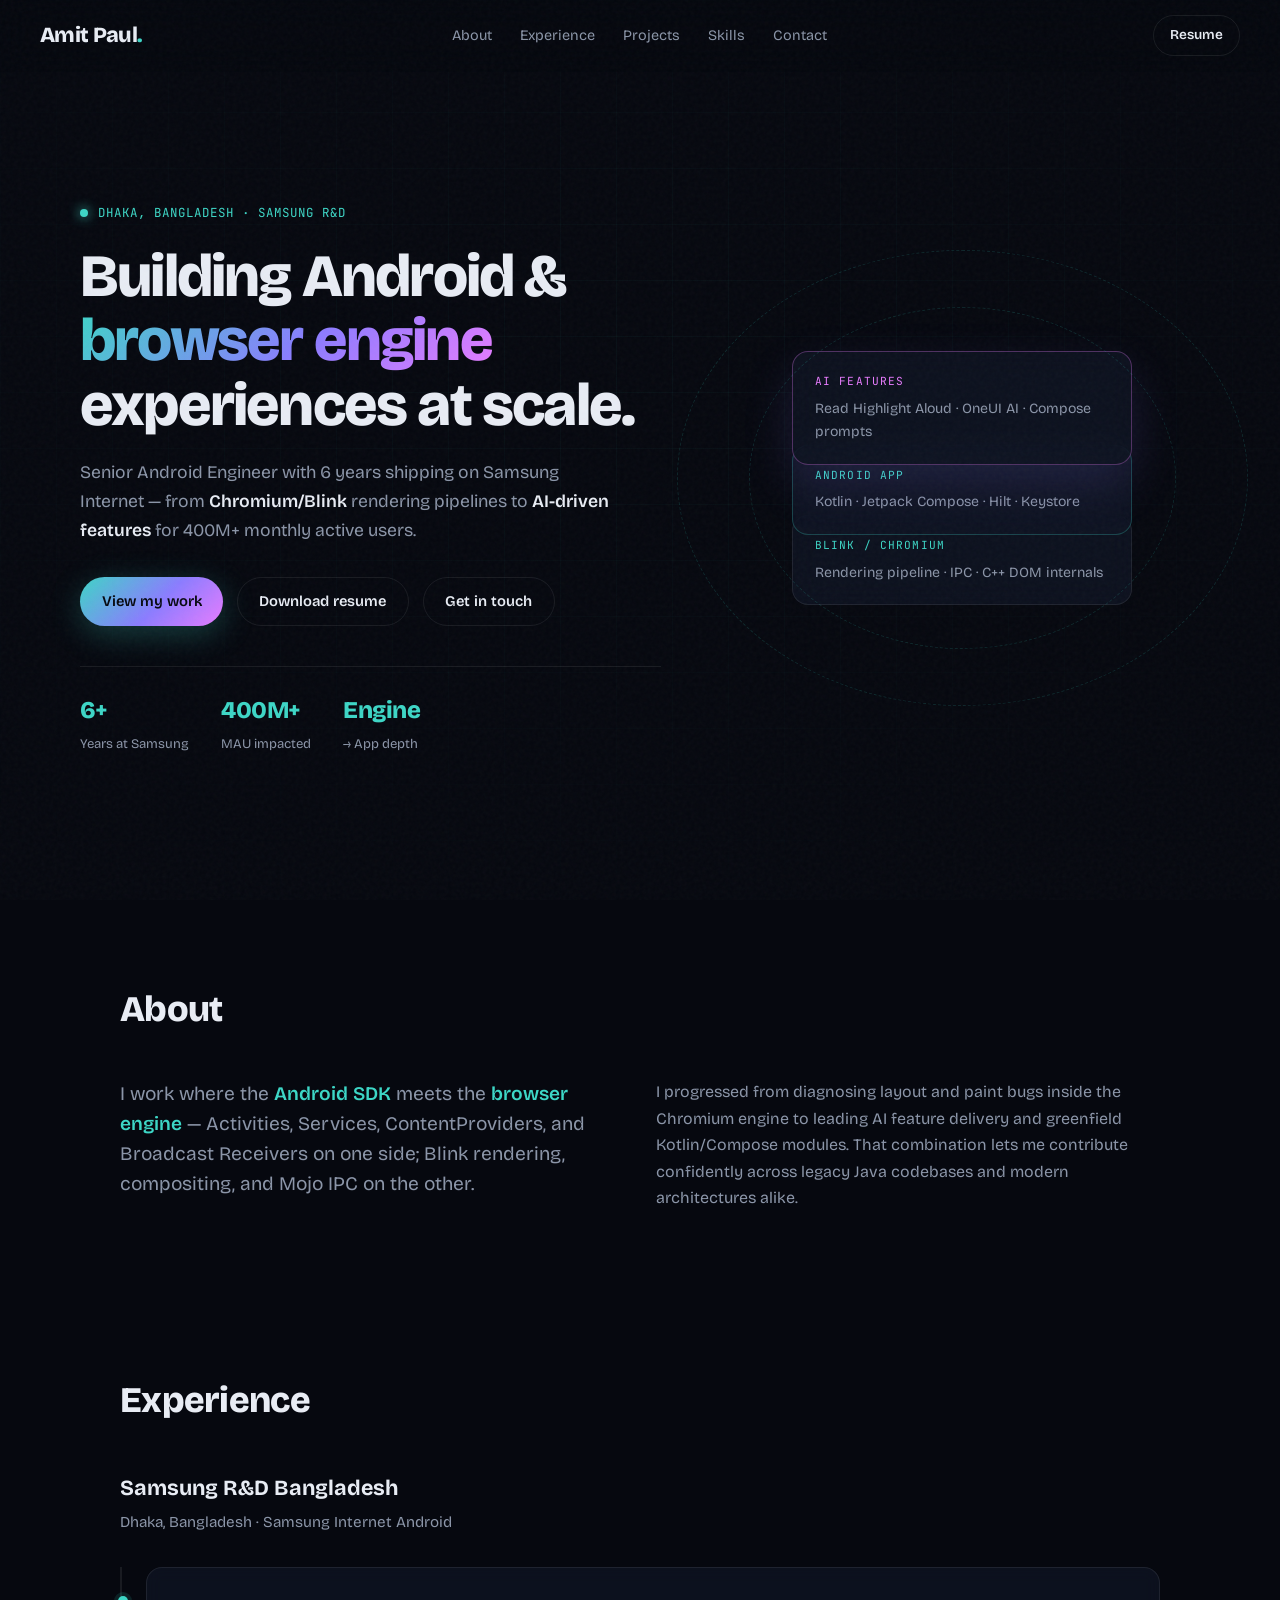
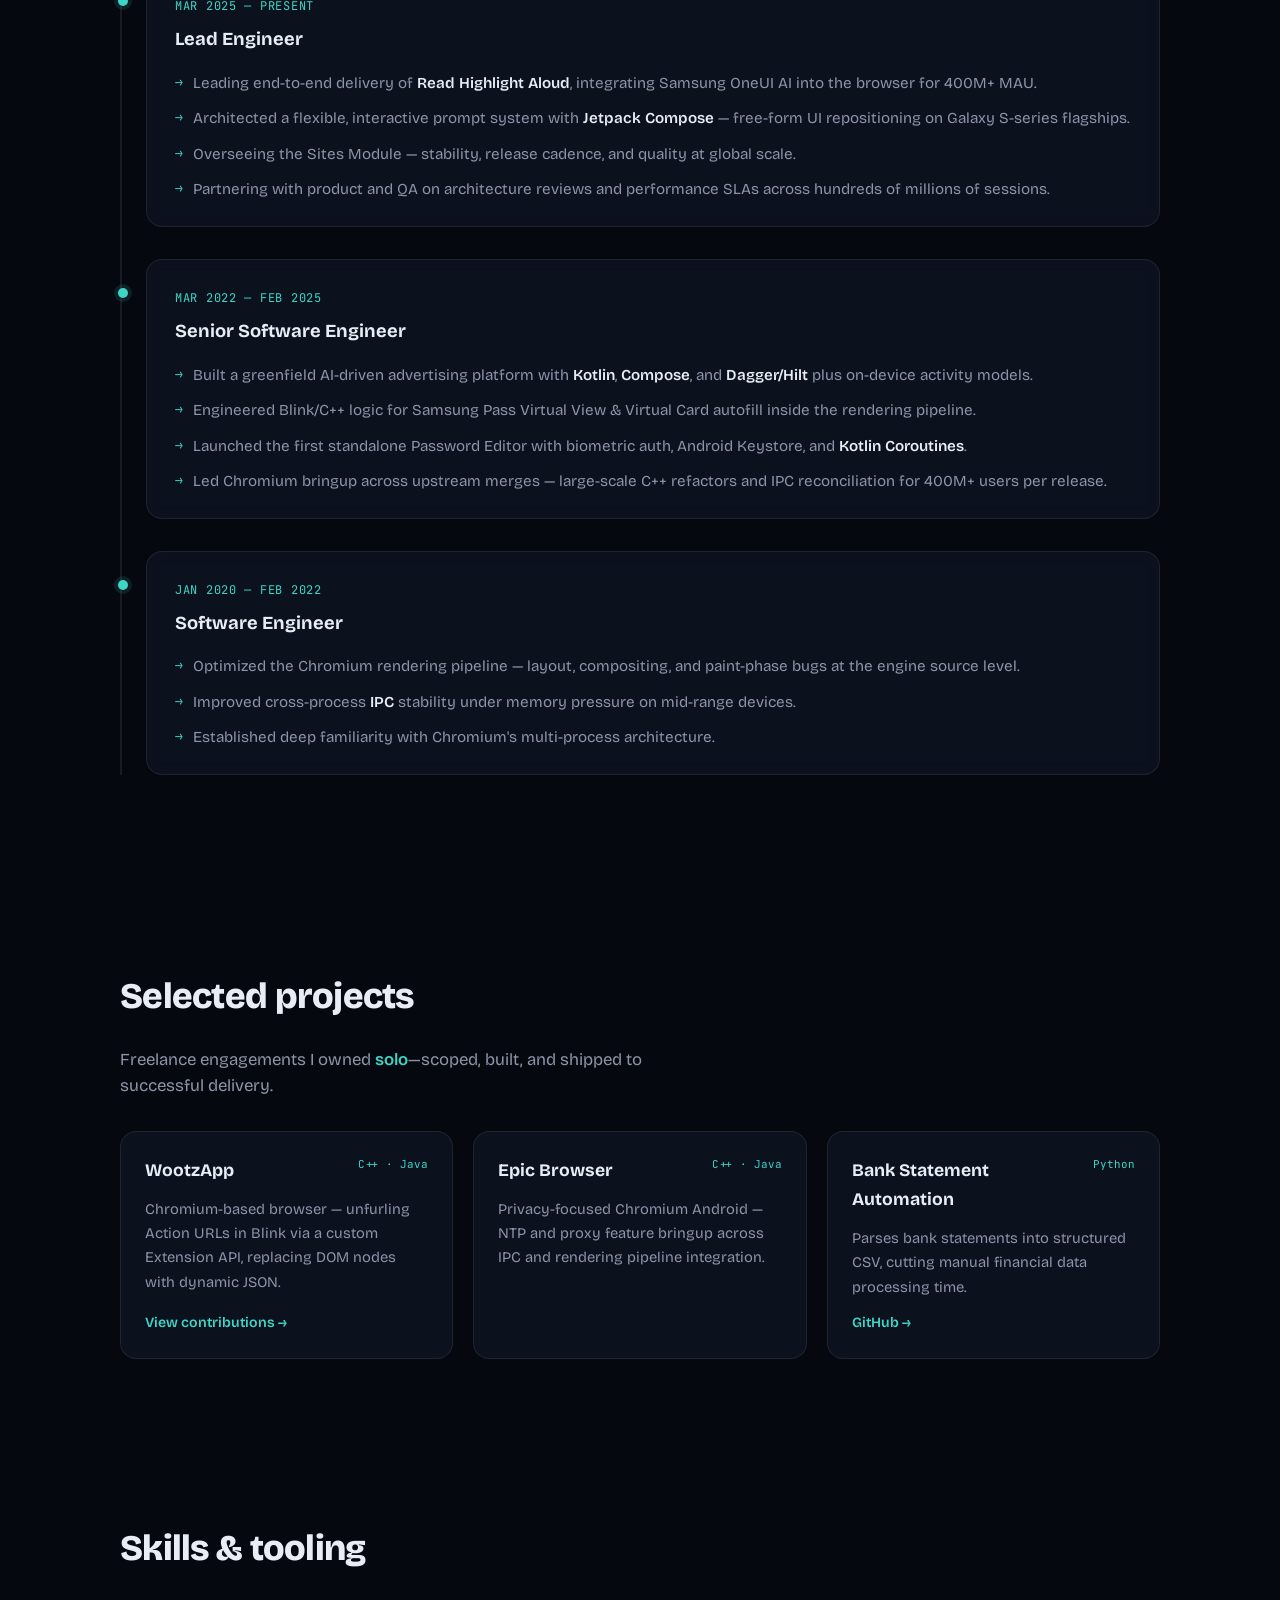
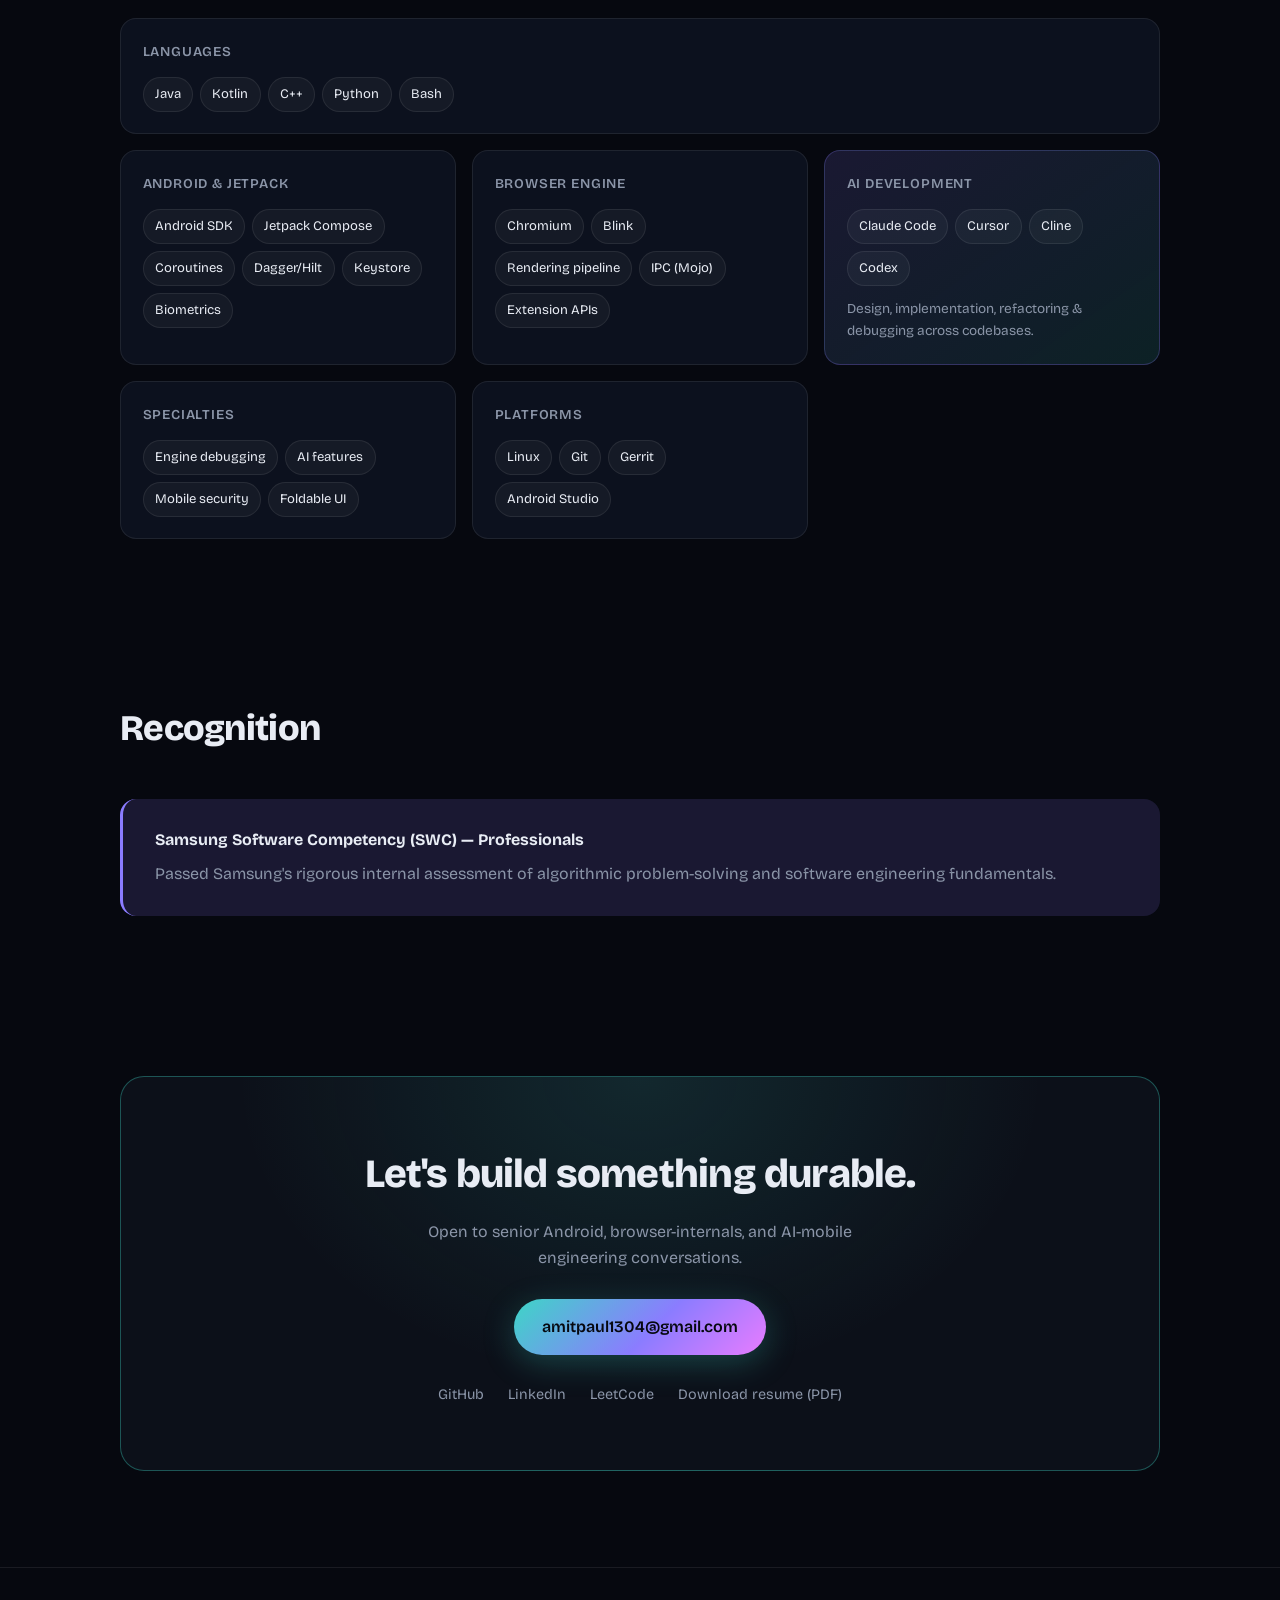
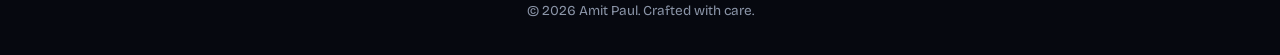
<file: index.html>
<!DOCTYPE html>
<html lang="en">
  <head>
    <meta charset="UTF-8" />
    <meta name="viewport" content="width=device-width, initial-scale=1.0" />
    <meta
      name="description"
      content="Amit Paul — Senior Android Engineer building at the intersection of Android SDK, Chromium/Blink, and AI features for 400M+ users."
    />
    <title>Amit Paul · Senior Android Engineer</title>
    <link rel="preconnect" href="https://fonts.googleapis.com" />
    <link rel="preconnect" href="https://fonts.gstatic.com" crossorigin />
    <link
      href="https://fonts.googleapis.com/css2?family=Bricolage+Grotesque:opsz,wght@12..96,400;12..96,500;12..96,600;12..96,700;12..96,800&family=JetBrains+Mono:wght@400;500&display=swap"
      rel="stylesheet"
    />
    <link rel="icon" href="data:image/svg+xml,<svg xmlns='http://www.w3.org/2000/svg' viewBox='0 0 100 100'><text y='.9em' font-size='90'>AP</text></svg>" />
    <link rel="stylesheet" href="css/style.css" />
  </head>
  <body>
    <div class="cursor-glow" aria-hidden="true"></div>
    <div class="noise" aria-hidden="true"></div>

    <header class="site-header">
      <a class="logo" href="#top">Amit Paul<span class="logo-dot">.</span></a>
      <nav class="nav" aria-label="Primary">
        <a href="#about">About</a>
        <a href="#experience">Experience</a>
        <a href="#projects">Projects</a>
        <a href="#skills">Skills</a>
        <a href="#contact">Contact</a>
      </nav>
      <button class="nav-toggle" type="button" aria-label="Open menu" aria-expanded="false">
        <span></span><span></span>
      </button>
      <a class="btn btn-ghost header-cta" href="Amit_Paul_Resume_Android.pdf" download="Amit_Paul_Resume_Android.pdf">Resume</a>
    </header>

    <main id="top">
      <section class="hero">
        <div class="hero-grid" aria-hidden="true"></div>
        <div class="hero-inner">
          <div class="hero-copy">
            <p class="eyebrow">
              <span class="pulse"></span>
              Dhaka, Bangladesh · Samsung R&amp;D
            </p>
            <h1>
              Building Android &amp;<br />
              <span class="gradient-text">browser engine</span><br />
              experiences at scale.
            </h1>
            <p class="hero-lead">
              Senior Android Engineer with 6 years shipping on Samsung Internet —
              from <strong>Chromium/Blink</strong> rendering pipelines to
              <strong>AI-driven features</strong> for 400M+ monthly active users.
            </p>
            <div class="hero-actions">
              <a class="btn btn-primary" href="#experience">View my work</a>
              <a class="btn btn-outline" href="Amit_Paul_Resume_Android.pdf" download="Amit_Paul_Resume_Android.pdf">Download resume</a>
              <a class="btn btn-outline" href="mailto:amitpaul1304@gmail.com">Get in touch</a>
            </div>
            <div class="hero-stats">
              <div class="stat">
                <span class="stat-value">6+</span>
                <span class="stat-label">Years at Samsung</span>
              </div>
              <div class="stat">
                <span class="stat-value">400M+</span>
                <span class="stat-label">MAU impacted</span>
              </div>
              <div class="stat">
                <span class="stat-value">Engine</span>
                <span class="stat-label">→ App depth</span>
              </div>
            </div>
          </div>

          <div class="hero-visual" aria-hidden="true">
            <div class="stack">
              <div class="stack-layer layer-ai">
                <span class="layer-tag">AI Features</span>
                <p>Read Highlight Aloud · OneUI AI · Compose prompts</p>
              </div>
              <div class="stack-layer layer-app">
                <span class="layer-tag">Android App</span>
                <p>Kotlin · Jetpack Compose · Hilt · Keystore</p>
              </div>
              <div class="stack-layer layer-engine">
                <span class="layer-tag">Blink / Chromium</span>
                <p>Rendering pipeline · IPC · C++ DOM internals</p>
              </div>
            </div>
            <div class="orbit orbit-1"></div>
            <div class="orbit orbit-2"></div>
          </div>
        </div>
      </section>

      <section id="about" class="section reveal">
        <div class="section-head">
          <h2>About</h2>
        </div>
        <div class="about-grid">
          <p class="about-lead">
            I work where the <em>Android SDK</em> meets the <em>browser engine</em> —
            Activities, Services, ContentProviders, and Broadcast Receivers on one side;
            Blink rendering, compositing, and Mojo IPC on the other.
          </p>
          <p>
            I progressed from diagnosing layout and paint bugs inside the Chromium
            engine to leading AI feature delivery and greenfield Kotlin/Compose modules.
            That combination lets me contribute confidently across legacy Java codebases
            and modern architectures alike.
          </p>
        </div>
      </section>

      <section id="experience" class="section reveal">
        <div class="section-head">
          <h2>Experience</h2>
        </div>

        <article class="company-block">
          <header class="company-header">
            <div>
              <h3>Samsung R&amp;D Bangladesh</h3>
              <p class="company-meta">Dhaka, Bangladesh · Samsung Internet Android</p>
            </div>
          </header>

          <div class="timeline">
            <article class="role-card">
              <div class="role-meta">
                <time>Mar 2025 — Present</time>
                <h4>Lead Engineer</h4>
              </div>
              <ul>
                <li>Leading end-to-end delivery of <strong>Read Highlight Aloud</strong>, integrating Samsung OneUI AI into the browser for 400M+ MAU.</li>
                <li>Architected a flexible, interactive prompt system with <strong>Jetpack Compose</strong> — free-form UI repositioning on Galaxy S-series flagships.</li>
                <li>Overseeing the Sites Module — stability, release cadence, and quality at global scale.</li>
                <li>Partnering with product and QA on architecture reviews and performance SLAs across hundreds of millions of sessions.</li>
              </ul>
            </article>

            <article class="role-card">
              <div class="role-meta">
                <time>Mar 2022 — Feb 2025</time>
                <h4>Senior Software Engineer</h4>
              </div>
              <ul>
                <li>Built a greenfield AI-driven advertising platform with <strong>Kotlin</strong>, <strong>Compose</strong>, and <strong>Dagger/Hilt</strong> plus on-device activity models.</li>
                <li>Engineered Blink/C++ logic for Samsung Pass Virtual View &amp; Virtual Card autofill inside the rendering pipeline.</li>
                <li>Launched the first standalone Password Editor with biometric auth, Android Keystore, and <strong>Kotlin Coroutines</strong>.</li>
                <li>Led Chromium bringup across upstream merges — large-scale C++ refactors and IPC reconciliation for 400M+ users per release.</li>
              </ul>
            </article>

            <article class="role-card">
              <div class="role-meta">
                <time>Jan 2020 — Feb 2022</time>
                <h4>Software Engineer</h4>
              </div>
              <ul>
                <li>Optimized the Chromium rendering pipeline — layout, compositing, and paint-phase bugs at the engine source level.</li>
                <li>Improved cross-process <strong>IPC</strong> stability under memory pressure on mid-range devices.</li>
                <li>Established deep familiarity with Chromium's multi-process architecture.</li>
              </ul>
            </article>
          </div>
        </article>
      </section>

      <section id="projects" class="section reveal">
        <div class="section-head">
          <h2>Selected projects</h2>
        </div>
        <p class="projects-intro">
          Freelance engagements I owned <em>solo</em>—scoped, built, and shipped to successful delivery.
        </p>
        <div class="project-grid">
          <article class="project-card">
            <div class="project-top">
              <h3>WootzApp</h3>
              <span class="tech">C++ · Java</span>
            </div>
            <p>Chromium-based browser — unfurling Action URLs in Blink via a custom Extension API, replacing DOM nodes with dynamic JSON.</p>
            <a href="https://github.com/wootzapp/wootz-browser/pulls?q=amit49" target="_blank" rel="noopener" class="project-link">View contributions →</a>
          </article>

          <article class="project-card">
            <div class="project-top">
              <h3>Epic Browser</h3>
              <span class="tech">C++ · Java</span>
            </div>
            <p>Privacy-focused Chromium Android — NTP and proxy feature bringup across IPC and rendering pipeline integration.</p>
          </article>

          <article class="project-card">
            <div class="project-top">
              <h3>Bank Statement Automation</h3>
              <span class="tech">Python</span>
            </div>
            <p>Parses bank statements into structured CSV, cutting manual financial data processing time.</p>
            <a href="https://github.com/Amit49/Bank-Statement-to-csv-form" target="_blank" rel="noopener" class="project-link">GitHub →</a>
          </article>
        </div>
      </section>

      <section id="skills" class="section reveal">
        <div class="section-head">
          <h2>Skills &amp; tooling</h2>
        </div>
        <div class="bento">
          <div class="bento-cell bento-wide">
            <h3>Languages</h3>
            <div class="chips">
              <span>Java</span><span>Kotlin</span><span>C++</span><span>Python</span><span>Bash</span>
            </div>
          </div>
          <div class="bento-cell">
            <h3>Android &amp; Jetpack</h3>
            <div class="chips">
              <span>Android SDK</span><span>Jetpack Compose</span><span>Coroutines</span><span>Dagger/Hilt</span><span>Keystore</span><span>Biometrics</span>
            </div>
          </div>
          <div class="bento-cell">
            <h3>Browser engine</h3>
            <div class="chips">
              <span>Chromium</span><span>Blink</span><span>Rendering pipeline</span><span>IPC (Mojo)</span><span>Extension APIs</span>
            </div>
          </div>
          <div class="bento-cell bento-accent">
            <h3>AI development</h3>
            <div class="chips">
              <span>Claude Code</span><span>Cursor</span><span>Cline</span><span>Codex</span>
            </div>
            <p class="bento-note">Design, implementation, refactoring &amp; debugging across codebases.</p>
          </div>
          <div class="bento-cell">
            <h3>Specialties</h3>
            <div class="chips">
              <span>Engine debugging</span><span>AI features</span><span>Mobile security</span><span>Foldable UI</span>
            </div>
          </div>
          <div class="bento-cell">
            <h3>Platforms</h3>
            <div class="chips">
              <span>Linux</span><span>Git</span><span>Gerrit</span><span>Android Studio</span>
            </div>
          </div>
        </div>
      </section>

      <section class="section reveal awards">
        <div class="section-head">
          <h2>Recognition</h2>
        </div>
        <blockquote class="award-card">
          <p><strong>Samsung Software Competency (SWC) — Professionals</strong></p>
          <p>Passed Samsung's rigorous internal assessment of algorithmic problem-solving and software engineering fundamentals.</p>
        </blockquote>
      </section>

      <section id="contact" class="section reveal contact-section">
        <div class="contact-card">
          <h2>Let's build something durable.</h2>
          <p>Open to senior Android, browser-internals, and AI-mobile engineering conversations.</p>
          <a class="btn btn-primary btn-lg" href="mailto:amitpaul1304@gmail.com">amitpaul1304@gmail.com</a>
          <div class="contact-links">
            <a href="https://github.com/Amit49" target="_blank" rel="noopener">GitHub</a>
            <a href="https://linkedin.com/in/ap1304/" target="_blank" rel="noopener">LinkedIn</a>
            <a href="https://leetcode.com/u/amit_049/" target="_blank" rel="noopener">LeetCode</a>
            <a href="Amit_Paul_Resume_Android.pdf" download="Amit_Paul_Resume_Android.pdf">Download resume (PDF)</a>
          </div>
        </div>
      </section>
    </main>

    <footer class="site-footer">
      <p>© <span id="year"></span> Amit Paul. Crafted with care.</p>
    </footer>

    <script src="js/main.js" defer></script>
  </body>
</html>
</file>
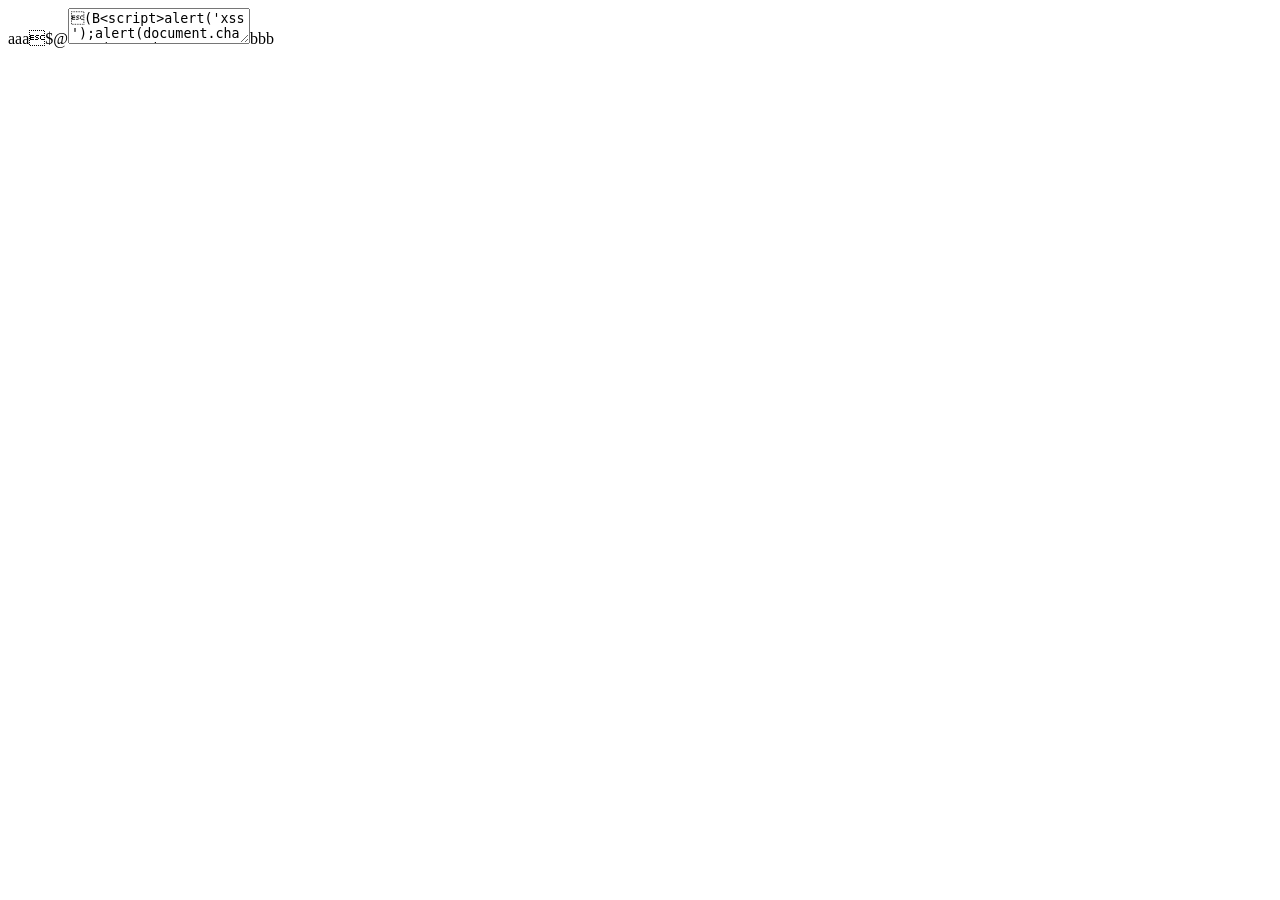
<file: blob_char.html>
<!DOCTYPE html>
<html>
<head>
    <meta charset="utf-8">
</head>
<body>
    <script>
        var blob = new Blob([`aaa\u001B$@<textarea>\u001B(B<script>alert('xss');alert(document.charset)<\/script></textarea>bbb`], {
          type: "text/html;charset=utf-8"//this charset should be used
        });
            function blobToString(b) {
        var u, x;
        u = URL.createObjectURL(b);
        x = new XMLHttpRequest();
        x.open('GET', u, false); // although sync, you're not fetching over internet
        x.send();
        URL.revokeObjectURL(u);
        return x.responseText;
        }
        document.write(blobToString(blob));
    </script>
</body>
</html>
</file>
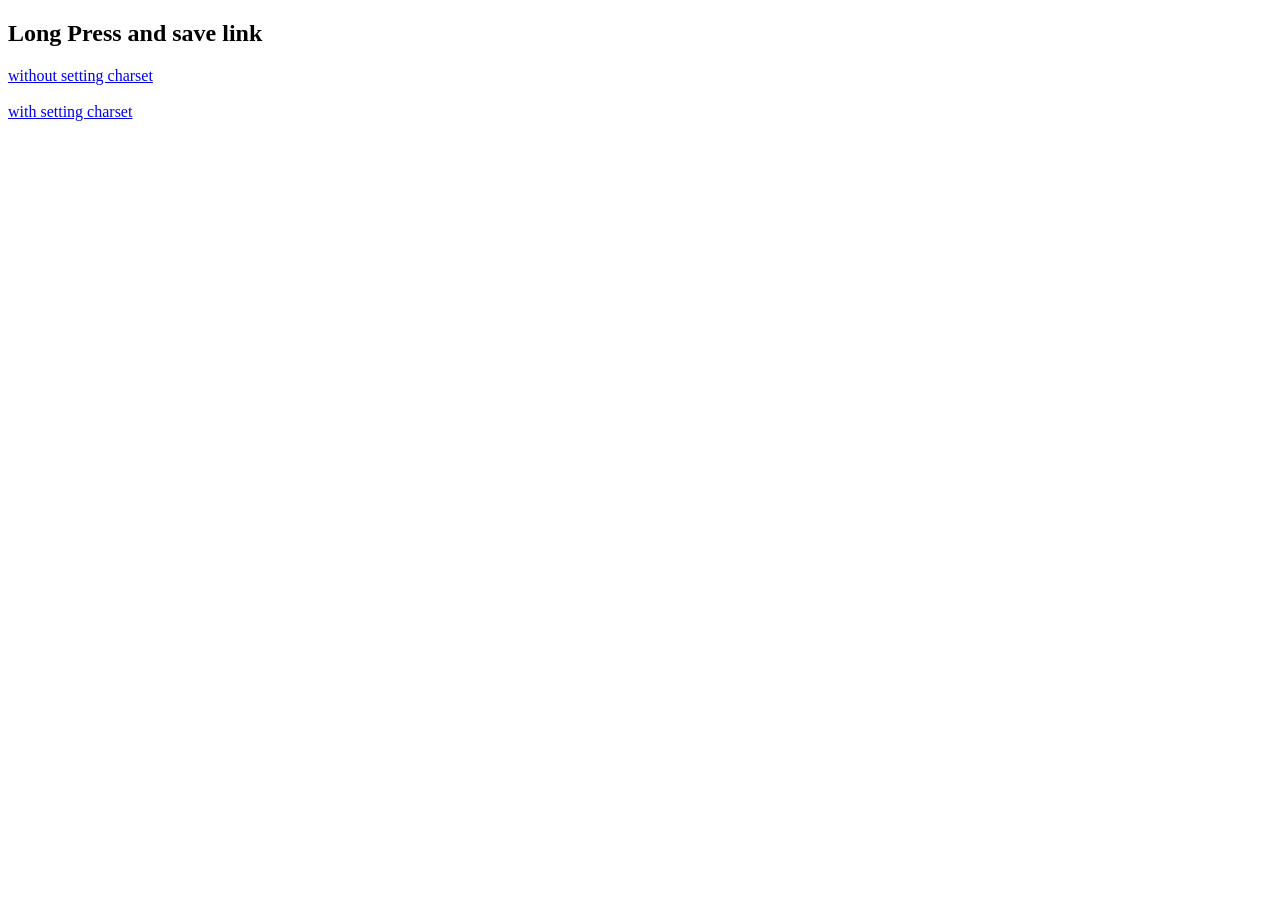
<file: link.html>
<!DOCTYPE html>
<html>
<body>

<h2>Long Press and save link</h2>

<a href="https://amit49.github.io/si2.html" target="_blank">without setting charset</a> <br /><br />
<a href="https://amit49.github.io/si.html" target="_blank">with setting charset</a> 


</body>
</html>
</file>
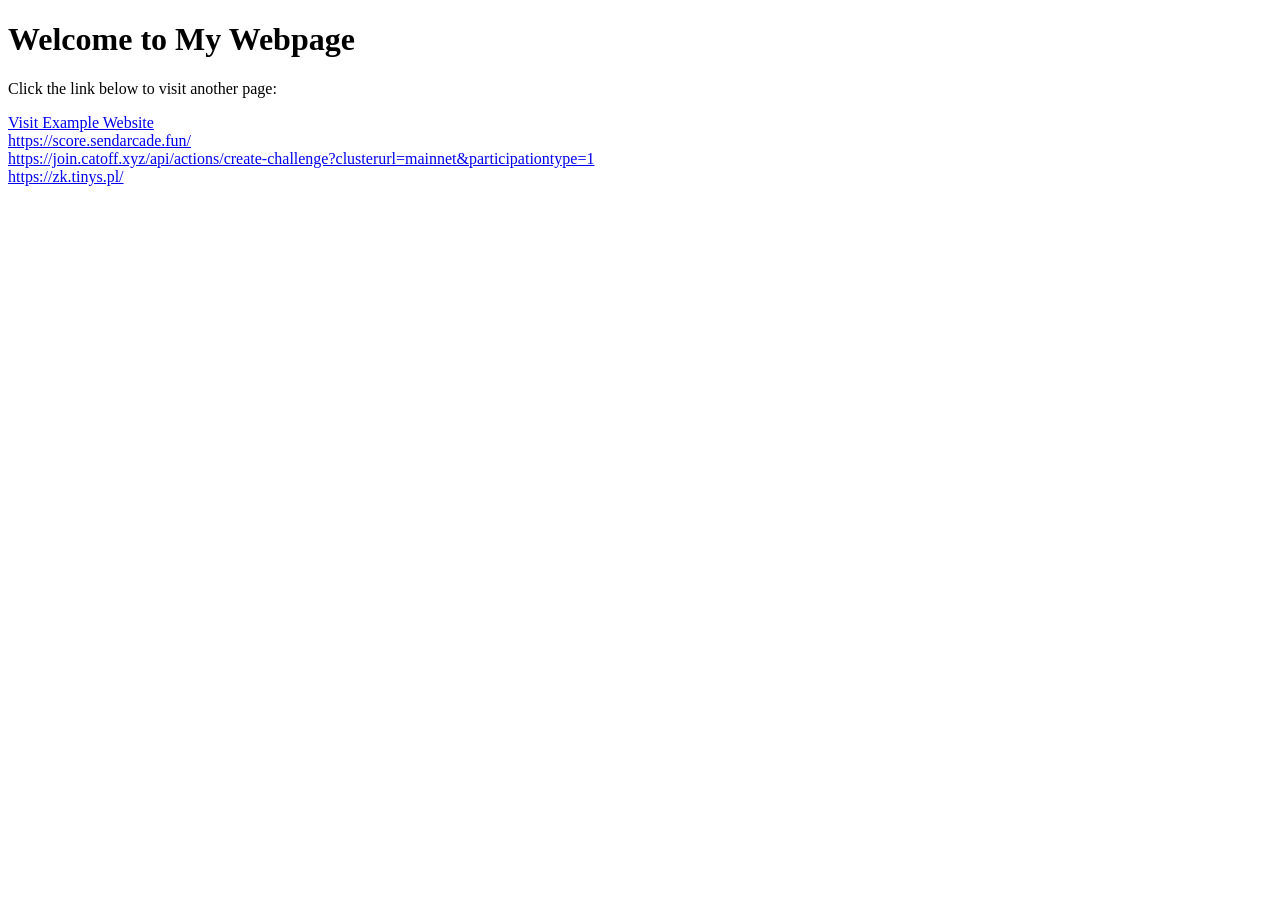
<file: url.html>
<!DOCTYPE html>
<html lang="en">
<head>
    <meta charset="UTF-8">
    <meta name="viewport" content="width=device-width, initial-scale=1.0">
    <title>Anchor Element Example</title>
</head>
<body>

    <h1>Welcome to My Webpage</h1>
    <p>Click the link below to visit another page:</p>

    <!-- Anchor element -->
    <a href="https://example.com" target="_blank">Visit Example Website</a>
    <br>
    <a href="https://score.sendarcade.fun/" target="_blank">https://score.sendarcade.fun/</a>
    <br>
    <a href="https://join.catoff.xyz/api/actions/create-challenge?clusterurl=mainnet&participationtype=1" target="_blank">https://join.catoff.xyz/api/actions/create-challenge?clusterurl=mainnet&participationtype=1</a>
    <br>
    <a href="https://zk.tinys.pl/" target="_blank">https://zk.tinys.pl/</a>
    <br>
</body>
</html>
</file>
<file: css/style.css>
/* --- Design tokens --- */
:root {
  --bg: #06080f;
  --bg-elevated: #0c1019;
  --bg-card: rgba(16, 22, 36, 0.72);
  --border: rgba(255, 255, 255, 0.08);
  --border-strong: rgba(61, 214, 198, 0.35);
  --text: #e8ecf4;
  --text-muted: #8b95a8;
  --accent: #3dd6c6;
  --accent-dim: rgba(61, 214, 198, 0.12);
  --accent-2: #8b7cff;
  --accent-2-dim: rgba(139, 124, 255, 0.15);
  --gradient: linear-gradient(135deg, #3dd6c6 0%, #8b7cff 55%, #e87cff 100%);
  --font: "Bricolage Grotesque", system-ui, sans-serif;
  --mono: "JetBrains Mono", ui-monospace, monospace;
  --radius: 16px;
  --radius-sm: 10px;
  --header-h: 72px;
  --max: 1120px;
  --ease: cubic-bezier(0.22, 1, 0.36, 1);
}

*,
*::before,
*::after {
  box-sizing: border-box;
  margin: 0;
  padding: 0;
}

html {
  scroll-behavior: smooth;
  scroll-padding-top: calc(var(--header-h) + 24px);
}

body {
  font-family: var(--font);
  background: var(--bg);
  color: var(--text);
  line-height: 1.65;
  overflow-x: hidden;
  -webkit-font-smoothing: antialiased;
}

a {
  color: inherit;
  text-decoration: none;
}

ul {
  list-style: none;
}

img {
  max-width: 100%;
}

/* --- Ambient effects --- */
.cursor-glow {
  position: fixed;
  width: 480px;
  height: 480px;
  border-radius: 50%;
  background: radial-gradient(circle, rgba(61, 214, 198, 0.08), transparent 65%);
  pointer-events: none;
  transform: translate(-50%, -50%);
  z-index: 0;
  transition: opacity 0.3s;
  opacity: 0;
}

body:hover .cursor-glow {
  opacity: 1;
}

.noise {
  position: fixed;
  inset: 0;
  pointer-events: none;
  z-index: 9999;
  opacity: 0.035;
  background-image: url("data:image/svg+xml,%3Csvg viewBox='0 0 256 256' xmlns='http://www.w3.org/2000/svg'%3E%3Cfilter id='n'%3E%3CfeTurbulence type='fractalNoise' baseFrequency='0.9' numOctaves='4' stitchTiles='stitch'/%3E%3C/filter%3E%3Crect width='100%25' height='100%25' filter='url(%23n)'/%3E%3C/svg%3E");
}

/* --- Header --- */
.site-header {
  position: fixed;
  top: 0;
  left: 0;
  right: 0;
  z-index: 100;
  height: var(--header-h);
  display: flex;
  align-items: center;
  justify-content: space-between;
  padding: 0 clamp(1.25rem, 4vw, 2.5rem);
  background: rgba(6, 8, 15, 0.65);
  backdrop-filter: blur(16px);
  border-bottom: 1px solid transparent;
  transition: border-color 0.3s var(--ease), background 0.3s var(--ease);
}

.site-header.scrolled {
  border-bottom-color: var(--border);
  background: rgba(6, 8, 15, 0.88);
}

.logo {
  font-weight: 800;
  font-size: 1.35rem;
  letter-spacing: -0.03em;
}

.logo-dot {
  color: var(--accent);
}

.nav {
  display: flex;
  gap: 1.75rem;
}

.nav a {
  font-size: 0.9rem;
  color: var(--text-muted);
  transition: color 0.2s;
}

.nav a:hover {
  color: var(--text);
}

.nav-toggle {
  display: none;
  flex-direction: column;
  gap: 6px;
  background: none;
  border: none;
  cursor: pointer;
  padding: 4px;
}

.nav-toggle span {
  display: block;
  width: 22px;
  height: 2px;
  background: var(--text);
  border-radius: 2px;
  transition: transform 0.3s var(--ease), opacity 0.3s;
}

.nav-toggle[aria-expanded="true"] span:first-child {
  transform: translateY(4px) rotate(45deg);
}

.nav-toggle[aria-expanded="true"] span:last-child {
  transform: translateY(-4px) rotate(-45deg);
}

.header-cta {
  margin-left: 1rem;
}

/* --- Buttons --- */
.btn {
  display: inline-flex;
  align-items: center;
  justify-content: center;
  padding: 0.7rem 1.35rem;
  border-radius: 999px;
  font-weight: 600;
  font-size: 0.92rem;
  transition: transform 0.2s var(--ease), box-shadow 0.2s, background 0.2s;
}

.btn:hover {
  transform: translateY(-2px);
}

.btn-primary {
  background: var(--gradient);
  color: #06080f;
  box-shadow: 0 8px 32px rgba(61, 214, 198, 0.25);
}

.btn-outline {
  border: 1px solid var(--border);
  background: transparent;
}

.btn-outline:hover {
  border-color: var(--border-strong);
  background: var(--accent-dim);
}

.btn-ghost {
  border: 1px solid var(--border);
  padding: 0.5rem 1rem;
  font-size: 0.85rem;
}

.btn-lg {
  padding: 0.9rem 1.75rem;
  font-size: 1rem;
}

/* --- Hero --- */
.hero {
  position: relative;
  min-height: 100vh;
  display: flex;
  align-items: center;
  padding: calc(var(--header-h) + 3rem) clamp(1.25rem, 4vw, 2.5rem) 4rem;
  overflow: hidden;
}

.hero-grid {
  position: absolute;
  inset: 0;
  background-image:
    linear-gradient(rgba(61, 214, 198, 0.04) 1px, transparent 1px),
    linear-gradient(90deg, rgba(61, 214, 198, 0.04) 1px, transparent 1px);
  background-size: 56px 56px;
  mask-image: radial-gradient(ellipse 80% 70% at 50% 40%, black, transparent);
}

.hero-inner {
  position: relative;
  z-index: 1;
  width: min(var(--max), 100%);
  margin: 0 auto;
  display: grid;
  grid-template-columns: 1.1fr 0.9fr;
  gap: clamp(2rem, 5vw, 4rem);
  align-items: center;
}

.eyebrow {
  display: inline-flex;
  align-items: center;
  gap: 0.6rem;
  font-family: var(--mono);
  font-size: 0.78rem;
  color: var(--accent);
  text-transform: uppercase;
  letter-spacing: 0.08em;
  margin-bottom: 1.25rem;
}

.pulse {
  width: 8px;
  height: 8px;
  border-radius: 50%;
  background: var(--accent);
  box-shadow: 0 0 12px var(--accent);
  animation: pulse 2s ease-in-out infinite;
}

@keyframes pulse {
  0%, 100% { opacity: 1; transform: scale(1); }
  50% { opacity: 0.5; transform: scale(0.85); }
}

.hero h1 {
  font-size: clamp(2.4rem, 5.5vw, 3.75rem);
  font-weight: 800;
  line-height: 1.08;
  letter-spacing: -0.03em;
  margin-bottom: 1.25rem;
}

.gradient-text {
  background: var(--gradient);
  -webkit-background-clip: text;
  background-clip: text;
  color: transparent;
}

.hero-lead {
  font-size: 1.1rem;
  color: var(--text-muted);
  max-width: 34rem;
  margin-bottom: 2rem;
}

.hero-lead strong {
  color: var(--text);
  font-weight: 600;
}

.hero-actions {
  display: flex;
  flex-wrap: wrap;
  gap: 0.85rem;
  margin-bottom: 2.5rem;
}

.hero-stats {
  display: flex;
  flex-wrap: wrap;
  gap: 2rem;
  padding-top: 1.5rem;
  border-top: 1px solid var(--border);
}

.stat-value {
  display: block;
  font-size: 1.5rem;
  font-weight: 800;
  letter-spacing: -0.02em;
  color: var(--accent);
}

.stat-label {
  font-size: 0.82rem;
  color: var(--text-muted);
}

/* --- Stack visual --- */
.hero-visual {
  position: relative;
  min-height: 380px;
  display: flex;
  align-items: center;
  justify-content: center;
}

.stack {
  position: relative;
  width: 100%;
  max-width: 340px;
  perspective: 900px;
}

.stack-layer {
  position: relative;
  padding: 1.25rem 1.35rem;
  border-radius: var(--radius);
  border: 1px solid var(--border);
  background: var(--bg-card);
  backdrop-filter: blur(12px);
  margin-bottom: -1.25rem;
  transform-style: preserve-3d;
  transition: transform 0.5s var(--ease);
}

.stack-layer:last-child {
  margin-bottom: 0;
}

.stack:hover .layer-ai {
  transform: translate3d(12px, -8px, 40px) rotateX(4deg);
}

.stack:hover .layer-app {
  transform: translate3d(6px, -4px, 20px) rotateX(2deg);
}

.stack:hover .layer-engine {
  transform: translate3d(0, 0, 0);
}

.layer-ai {
  z-index: 3;
  border-color: rgba(232, 124, 255, 0.3);
  box-shadow: 0 20px 50px rgba(139, 124, 255, 0.15);
}

.layer-app {
  z-index: 2;
  border-color: rgba(61, 214, 198, 0.25);
}

.layer-engine {
  z-index: 1;
  border-color: var(--border);
}

.layer-tag {
  font-family: var(--mono);
  font-size: 0.7rem;
  text-transform: uppercase;
  letter-spacing: 0.1em;
  color: var(--accent);
  display: block;
  margin-bottom: 0.4rem;
}

.layer-ai .layer-tag { color: #e87cff; }

.stack-layer p {
  font-size: 0.88rem;
  color: var(--text-muted);
}

.orbit {
  position: absolute;
  border-radius: 50%;
  border: 1px dashed rgba(61, 214, 198, 0.15);
  pointer-events: none;
}

.orbit-1 {
  width: 120%;
  height: 120%;
  top: -10%;
  left: -10%;
  animation: spin 28s linear infinite;
}

.orbit-2 {
  width: 90%;
  height: 90%;
  top: 5%;
  left: 5%;
  animation: spin 20s linear infinite reverse;
}

@keyframes spin {
  to { transform: rotate(360deg); }
}

/* --- Sections --- */
main {
  position: relative;
  z-index: 1;
}

.section {
  width: min(var(--max), 100%);
  margin: 0 auto;
  padding: 5rem clamp(1.25rem, 4vw, 2.5rem);
}

.section-head {
  display: flex;
  align-items: baseline;
  gap: 1rem;
  margin-bottom: 2.5rem;
}

.section-num {
  font-family: var(--mono);
  font-size: 0.8rem;
  color: var(--accent);
}

.section-head h2 {
  font-size: clamp(1.75rem, 3vw, 2.25rem);
  font-weight: 800;
  letter-spacing: -0.02em;
}

.reveal {
  opacity: 0;
  transform: translateY(28px);
  transition: opacity 0.7s var(--ease), transform 0.7s var(--ease);
}

.reveal.visible {
  opacity: 1;
  transform: translateY(0);
}

/* --- About --- */
.about-grid {
  display: grid;
  grid-template-columns: 1fr 1fr;
  gap: 2rem;
}

.about-lead {
  font-size: 1.2rem;
  line-height: 1.55;
  color: var(--text);
}

.about-grid p {
  color: var(--text-muted);
}

.about-lead em {
  color: var(--accent);
  font-style: normal;
  font-weight: 600;
}

/* --- Experience --- */
.company-header h3 {
  font-size: 1.35rem;
  font-weight: 700;
}

.company-meta {
  color: var(--text-muted);
  font-size: 0.95rem;
  margin-top: 0.25rem;
}

.timeline {
  position: relative;
  margin-top: 2rem;
  padding-left: 1.5rem;
  border-left: 2px solid var(--border);
}

.role-card {
  position: relative;
  margin-bottom: 2rem;
  padding: 1.5rem 1.75rem;
  background: var(--bg-card);
  border: 1px solid var(--border);
  border-radius: var(--radius);
  backdrop-filter: blur(8px);
  transition: border-color 0.3s, transform 0.3s var(--ease);
}

.role-card::before {
  content: "";
  position: absolute;
  left: calc(-1.5rem - 5px);
  top: 1.75rem;
  width: 10px;
  height: 10px;
  border-radius: 50%;
  background: var(--accent);
  box-shadow: 0 0 0 4px var(--accent-dim);
}

.role-card:hover {
  border-color: var(--border-strong);
  transform: translateX(4px);
}

.role-meta time {
  font-family: var(--mono);
  font-size: 0.75rem;
  color: var(--accent);
  text-transform: uppercase;
  letter-spacing: 0.06em;
}

.role-meta h4 {
  font-size: 1.15rem;
  margin: 0.35rem 0 1rem;
}

.role-card ul {
  display: flex;
  flex-direction: column;
  gap: 0.65rem;
}

.role-card li {
  position: relative;
  padding-left: 1.1rem;
  color: var(--text-muted);
  font-size: 0.95rem;
}

.role-card li::before {
  content: "→";
  position: absolute;
  left: 0;
  color: var(--accent);
  font-size: 0.8rem;
}

.role-card strong {
  color: var(--text);
  font-weight: 600;
}

/* --- Projects --- */
.projects-intro {
  max-width: 36rem;
  margin: -1.25rem 0 2rem;
  font-size: 1.05rem;
  line-height: 1.55;
  color: var(--text-muted);
}

.projects-intro em {
  color: var(--accent);
  font-style: normal;
  font-weight: 600;
}

.project-grid {
  display: grid;
  grid-template-columns: repeat(auto-fit, minmax(280px, 1fr));
  gap: 1.25rem;
}

.project-card {
  padding: 1.5rem;
  border-radius: var(--radius);
  border: 1px solid var(--border);
  background: var(--bg-card);
  display: flex;
  flex-direction: column;
  gap: 0.75rem;
  transition: transform 0.35s var(--ease), border-color 0.35s, box-shadow 0.35s;
}

.project-card:hover {
  transform: translateY(-6px);
  border-color: var(--border-strong);
  box-shadow: 0 24px 48px rgba(0, 0, 0, 0.35);
}

.project-top {
  display: flex;
  justify-content: space-between;
  align-items: flex-start;
  gap: 0.5rem;
}

.project-top h3 {
  font-size: 1.1rem;
}

.tech {
  font-family: var(--mono);
  font-size: 0.68rem;
  color: var(--accent);
  white-space: nowrap;
}

.project-card p {
  color: var(--text-muted);
  font-size: 0.92rem;
  flex: 1;
}

.project-link {
  font-size: 0.88rem;
  font-weight: 600;
  color: var(--accent);
}

.project-link:hover {
  text-decoration: underline;
}

/* --- Skills bento --- */
.bento {
  display: grid;
  grid-template-columns: repeat(3, 1fr);
  gap: 1rem;
}

.bento-cell {
  padding: 1.35rem;
  border-radius: var(--radius);
  border: 1px solid var(--border);
  background: var(--bg-card);
}

.bento-wide {
  grid-column: span 3;
}

.bento-accent {
  background: linear-gradient(145deg, var(--accent-2-dim), var(--accent-dim));
  border-color: rgba(139, 124, 255, 0.25);
}

.bento-cell h3 {
  font-size: 0.85rem;
  font-weight: 600;
  margin-bottom: 0.85rem;
  color: var(--text-muted);
  text-transform: uppercase;
  letter-spacing: 0.06em;
}

.chips {
  display: flex;
  flex-wrap: wrap;
  gap: 0.45rem;
}

.chips span {
  font-size: 0.82rem;
  padding: 0.35rem 0.7rem;
  border-radius: 999px;
  background: rgba(255, 255, 255, 0.04);
  border: 1px solid var(--border);
  transition: border-color 0.2s, background 0.2s;
}

.chips span:hover {
  border-color: var(--border-strong);
  background: var(--accent-dim);
}

.bento-note {
  margin-top: 0.75rem;
  font-size: 0.85rem;
  color: var(--text-muted);
}

/* --- Award --- */
.award-card {
  padding: 1.75rem 2rem;
  border-radius: var(--radius);
  border-left: 3px solid var(--accent-2);
  background: var(--accent-2-dim);
}

.award-card p:first-child {
  margin-bottom: 0.5rem;
}

.award-card p:last-child {
  color: var(--text-muted);
}

/* --- Education --- */
.edu-grid {
  display: grid;
  grid-template-columns: 1fr 1fr;
  gap: 1.25rem;
}

.edu-grid article {
  padding: 1.5rem;
  border-radius: var(--radius);
  border: 1px solid var(--border);
  background: var(--bg-elevated);
}

.edu-grid h3 {
  font-size: 1rem;
  margin-bottom: 0.35rem;
}

.edu-grid p {
  color: var(--text-muted);
  font-size: 0.9rem;
}

.edu-badge {
  display: inline-block;
  margin-top: 0.75rem;
  font-family: var(--mono);
  font-size: 0.72rem;
  padding: 0.25rem 0.6rem;
  border-radius: 6px;
  background: var(--accent-dim);
  color: var(--accent);
}

/* --- Contact --- */
.contact-section {
  padding-bottom: 6rem;
}

.contact-card {
  text-align: center;
  padding: clamp(2.5rem, 6vw, 4rem);
  border-radius: calc(var(--radius) + 8px);
  border: 1px solid var(--border-strong);
  background:
    radial-gradient(ellipse at top, var(--accent-dim), transparent 55%),
    var(--bg-elevated);
}

.contact-card h2 {
  font-size: clamp(1.75rem, 4vw, 2.5rem);
  font-weight: 800;
  letter-spacing: -0.02em;
  margin-bottom: 0.75rem;
}

.contact-card > p {
  color: var(--text-muted);
  max-width: 28rem;
  margin: 0 auto 1.75rem;
}

.contact-links {
  display: flex;
  flex-wrap: wrap;
  justify-content: center;
  gap: 1.5rem;
  margin-top: 1.75rem;
}

.contact-links a {
  font-size: 0.9rem;
  color: var(--text-muted);
  transition: color 0.2s;
}

.contact-links a:hover {
  color: var(--accent);
}

/* --- Footer --- */
.site-footer {
  text-align: center;
  padding: 2rem;
  border-top: 1px solid var(--border);
  color: var(--text-muted);
  font-size: 0.85rem;
}

/* --- Responsive --- */
@media (max-width: 900px) {
  .hero-inner {
    grid-template-columns: 1fr;
  }

  .hero-visual {
    min-height: 300px;
    order: -1;
  }

  .stack {
    max-width: 300px;
    margin: 0 auto;
  }

  .about-grid,
  .edu-grid {
    grid-template-columns: 1fr;
  }

  .bento {
    grid-template-columns: 1fr;
  }

  .bento-wide {
    grid-column: span 1;
  }
}

@media (max-width: 720px) {
  .nav,
  .header-cta {
    display: none;
  }

  .nav-toggle {
    display: flex;
  }

  .site-header.nav-open .nav {
    display: flex;
    flex-direction: column;
    position: absolute;
    top: var(--header-h);
    left: 0;
    right: 0;
    padding: 1.25rem 2rem 1.5rem;
    background: rgba(6, 8, 15, 0.96);
    border-bottom: 1px solid var(--border);
    gap: 1rem;
  }

  .site-header.nav-open .header-cta {
    display: inline-flex;
    position: absolute;
    top: calc(var(--header-h) + 11.5rem);
    right: 2rem;
  }

  .hero-stats {
    gap: 1.25rem;
  }
}

@media (prefers-reduced-motion: reduce) {
  html { scroll-behavior: auto; }
  .reveal { opacity: 1; transform: none; transition: none; }
  .orbit { animation: none; }
  .pulse { animation: none; }
}
</file>
